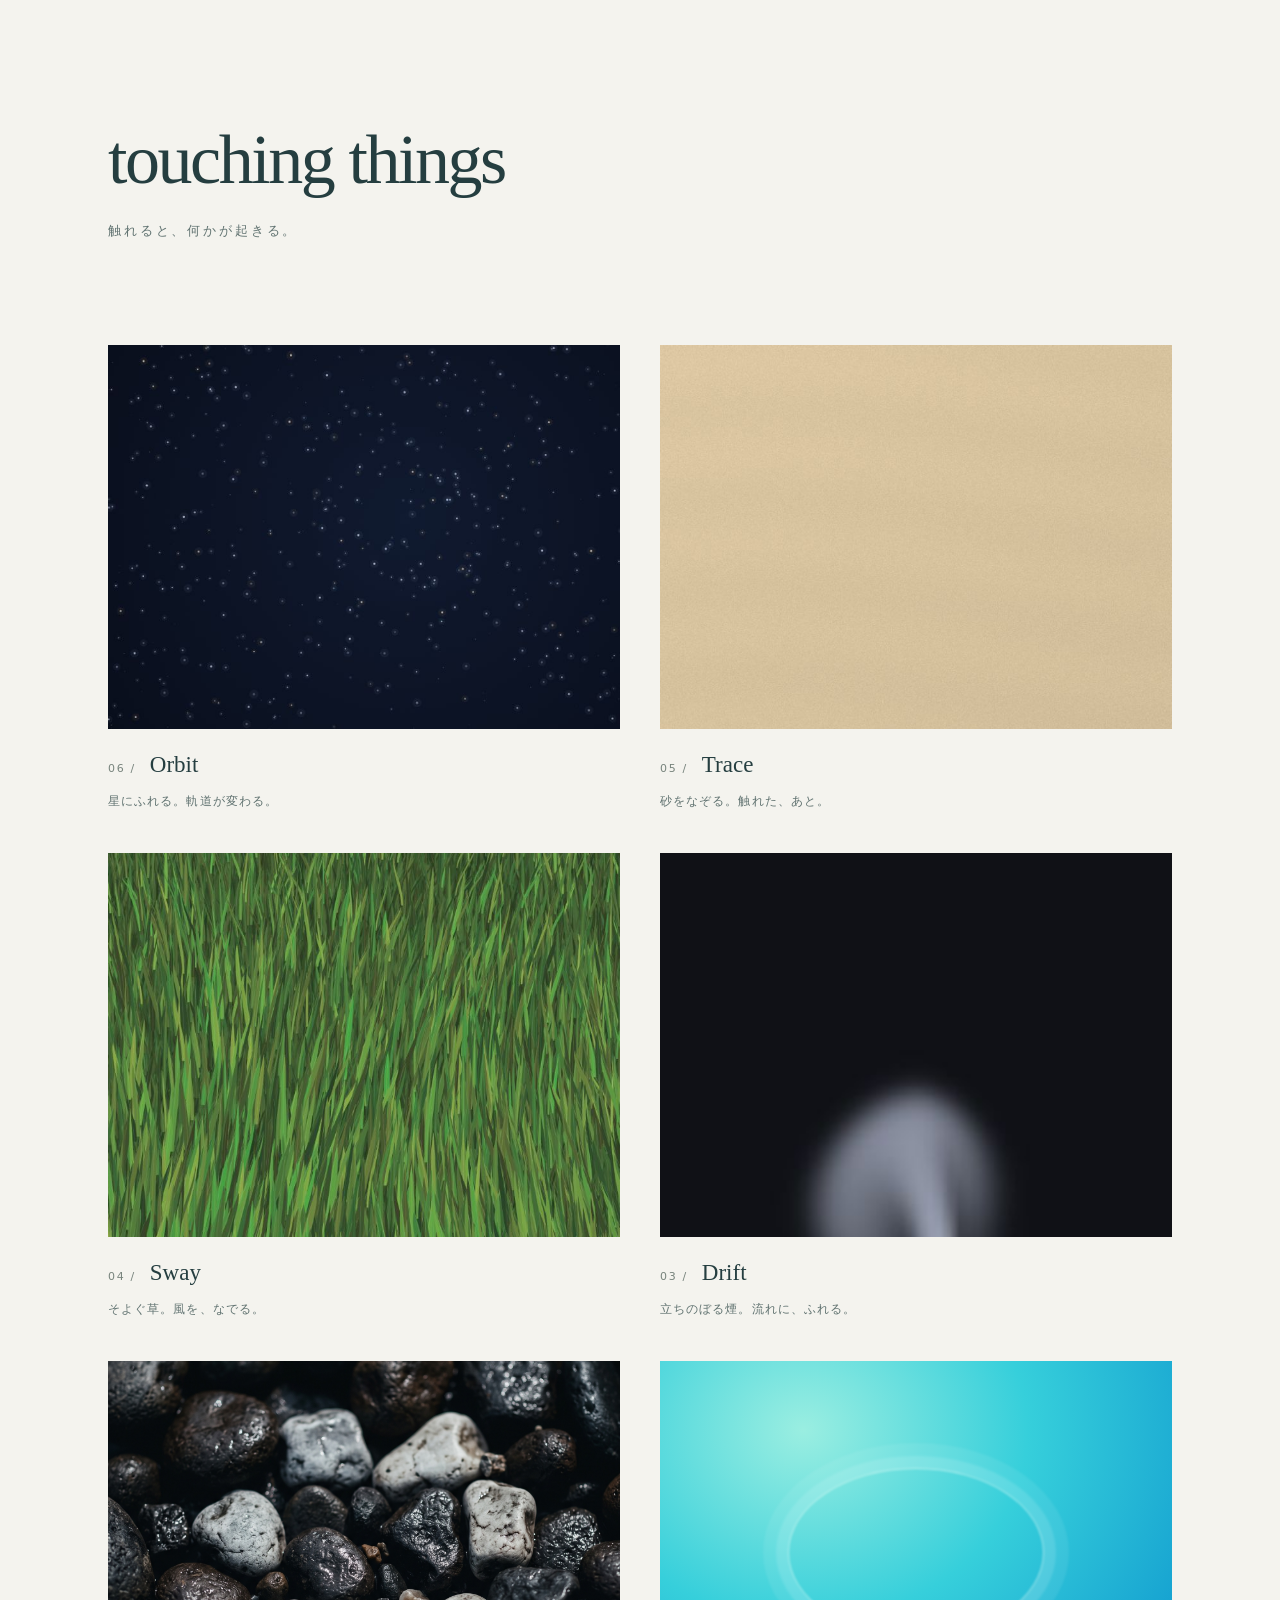
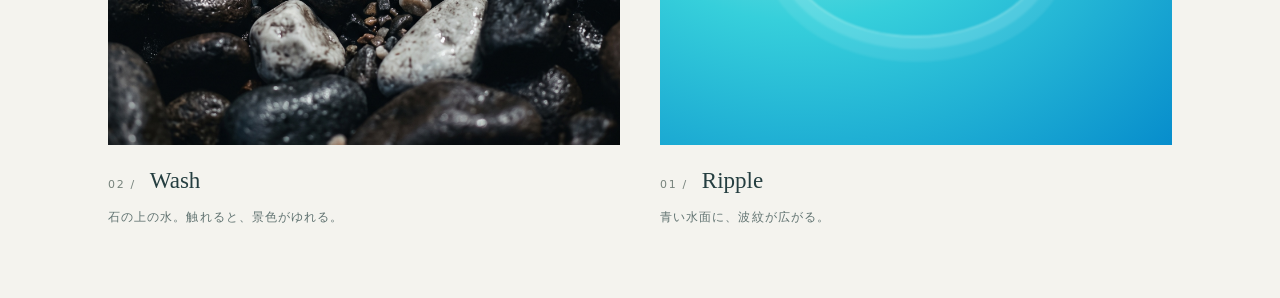
<file: index.html>
<!doctype html>
<html lang="ja"><head><meta charset="utf-8"><meta name="viewport" content="width=device-width, initial-scale=1"><meta name="theme-color" content="#f4f3ee"><title>touching things</title>
<style>
*{box-sizing:border-box}body{margin:0;background:#f4f3ee;color:#253e40;font-family:Georgia,'Yu Mincho',serif}main{max-width:1120px;margin:auto;padding:clamp(50px,10vw,120px) 28px 70px}h1{font-size:clamp(38px,6vw,70px);font-weight:400;letter-spacing:-.035em;margin:0 0 22px}header p{font-size:13px;letter-spacing:.22em;color:#617371;margin:0}nav{display:grid;grid-template-columns:1fr 1fr;gap:40px;margin-top:clamp(60px,9vw,105px)}a{color:inherit;text-decoration:none;display:block}a:focus-visible{outline:2px solid #137b8a;outline-offset:8px}.preview{aspect-ratio:4/3;overflow:hidden;position:relative;background:#153138}.blue{background:radial-gradient(ellipse at 28% 18%,#9aeee1 0%,#36cfdb 43%,#078dcc 100%)}img{width:100%;height:100%;object-fit:cover;display:block;transition:transform .6s}a:hover img{transform:scale(1.025)}.blue:after{content:'';position:absolute;inset:28% 25%;border:1px solid #effffa99;border-radius:50%;box-shadow:0 0 0 12px #effffa20,0 0 0 25px #effffa15;filter:blur(1px)}h2{font-size:23px;font-weight:400;margin:23px 0 12px}h2 span{font:11px system-ui,sans-serif;letter-spacing:.15em;margin-right:14px;color:#77837c}a p{font-size:12px;letter-spacing:.09em;color:#617371;margin:0;line-height:1.9}@media(max-width:640px){nav{grid-template-columns:1fr;gap:46px}main{padding:56px 24px}}@media(prefers-reduced-motion:reduce){img{transition:none}}
.blue:after{transition:transform 1.4s ease-out,opacity 1.4s ease-out}
a:is(:hover,:focus-visible) .blue:after{transform:scale(1.65);opacity:.35}
.smoke img{transform:scale(1.12);transform-origin:50% 75%;transition:transform 1.8s ease-in-out}
a:is(:hover,:focus-visible) .smoke img{transform:translateY(-5%) scale(1.18) rotate(1deg)}
@media(prefers-reduced-motion:reduce){.blue:after,.smoke img{transition:none}a:is(:hover,:focus-visible) .blue:after{transform:none;opacity:1}a:is(:hover,:focus-visible) .smoke img{transform:scale(1.12)}}
</style></head><body><main>
<header><h1>touching things</h1><p>触れると、何かが起きる。</p></header>
<nav aria-label="作品一覧">
<a href="orbit.html"><div class="preview"><img src="orbit-preview.png" alt="深い夜空を漂う青白い星" width="960" height="600"></div><h2><span>06 /</span>Orbit</h2><p>星にふれる。軌道が変わる。</p></a>
<a href="sand.html"><div class="preview"><img src="sand-preview.png" alt="淡い砂に指でなぞった三本の溝" width="960" height="600"></div><h2><span>05 /</span>Trace</h2><p>砂をなぞる。触れた、あと。</p></a>
<a href="sway.html"><div class="preview"><img src="sway-preview.png" alt="光を受けてそよぐ緑の草" width="1280" height="720"></div><h2><span>04 /</span>Sway</h2><p>そよぐ草。風を、なでる。</p></a>
<a href="smoke.html"><div class="preview smoke"><img src="smoke-preview.png" alt="暗闇の中を立ちのぼる銀色の煙" width="390" height="520"></div><h2><span>03 /</span>Drift</h2><p>立ちのぼる煙。流れに、ふれる。</p></a>
<a href="water-v2.html"><div class="preview"><img src="stones.jpg" alt="水の下に見える白と黒の石" width="1792" height="2400"></div><h2><span>02 /</span>Wash</h2><p>石の上の水。触れると、景色がゆれる。</p></a>
<a href="turquoise-blue.html"><div class="preview blue" aria-hidden="true"></div><h2><span>01 /</span>Ripple</h2><p>青い水面に、波紋が広がる。</p></a>
</nav></main></body></html>
</file>
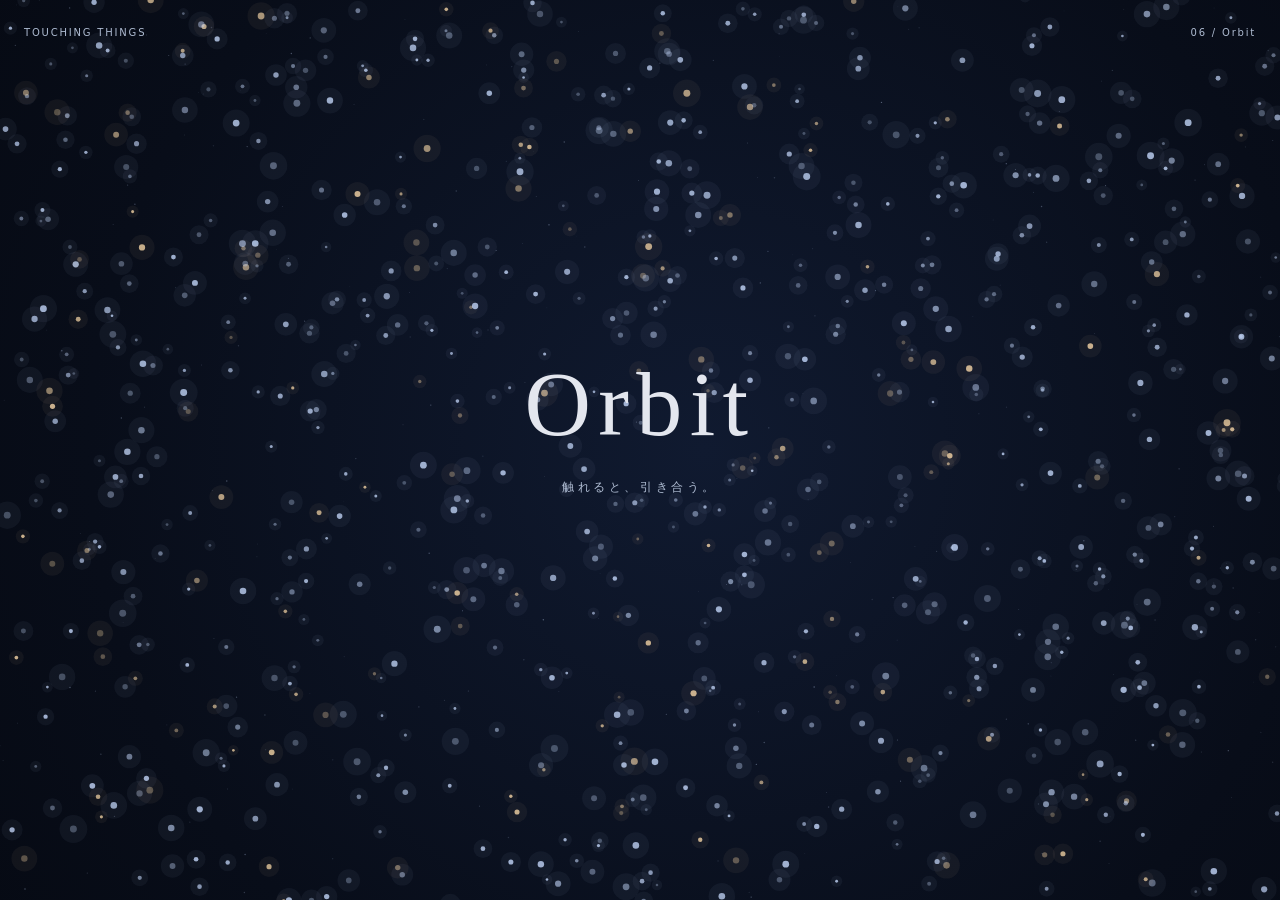
<file: orbit.html>
<!doctype html><html lang="ja"><head><meta charset="utf-8"><meta name="viewport" content="width=device-width, initial-scale=1"><meta name="theme-color" content="#080d19"><title>Orbit — touching things</title><link rel="stylesheet" href="orbit.css?v=2"><script src="orbit.js?v=3" defer></script></head><body><main><canvas id="stars" tabindex="0" role="button" aria-label="星空。マウスを動かすと星が引き寄せられます。長押しやドラッグで強い重力。矢印キーで位置を変え、Enterまたはスペースで引き寄せます。"></canvas><header><a href="./">TOUCHING THINGS</a><span>06 / Orbit</span></header><div class="intro"><h1>Orbit</h1><p>触れると、引き合う。</p></div><noscript>JavaScriptを有効にすると星が動きます。</noscript></main></body></html>
</file>
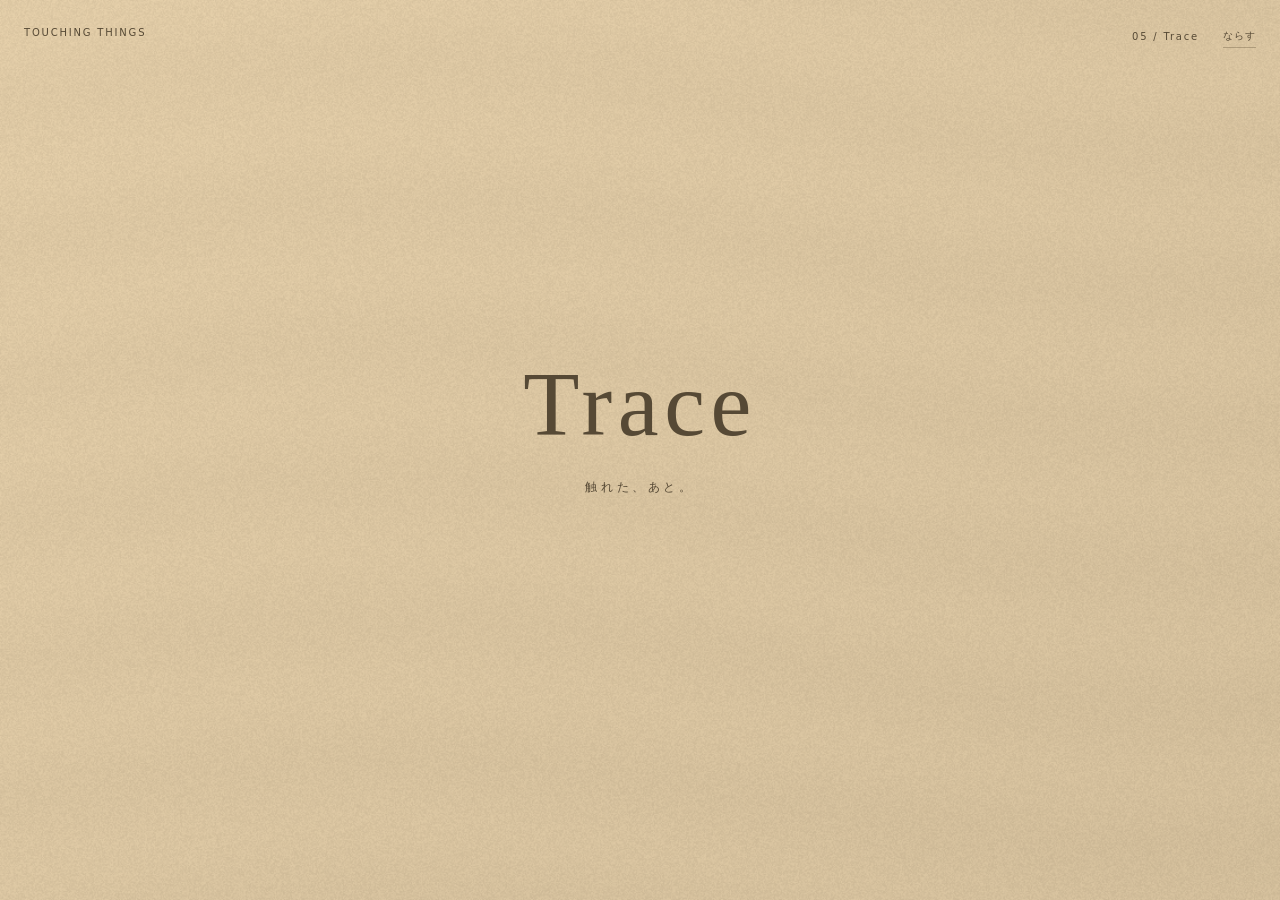
<file: sand.html>
<!doctype html>
<html lang="ja"><head><meta charset="utf-8"><meta name="viewport" content="width=device-width, initial-scale=1"><meta name="theme-color" content="#d9c6a5"><title>Trace — touching things</title><link rel="stylesheet" href="sand.css"><script src="sand.js" defer></script></head><body><main><canvas id="sand" tabindex="0" role="button" aria-label="砂。マウスや指でなぞると跡が残ります。矢印キーで描き、Escapeキーで砂をならせます。"></canvas><header><a href="./">TOUCHING THINGS</a><div><span>05 / Trace</span><button id="clear" type="button" aria-label="砂をならして模様を消す">ならす</button></div></header><div class="intro"><h1>Trace</h1><p>触れた、あと。</p></div><noscript>JavaScriptを有効にすると砂に模様を描けます。</noscript></main></body></html>
</file>
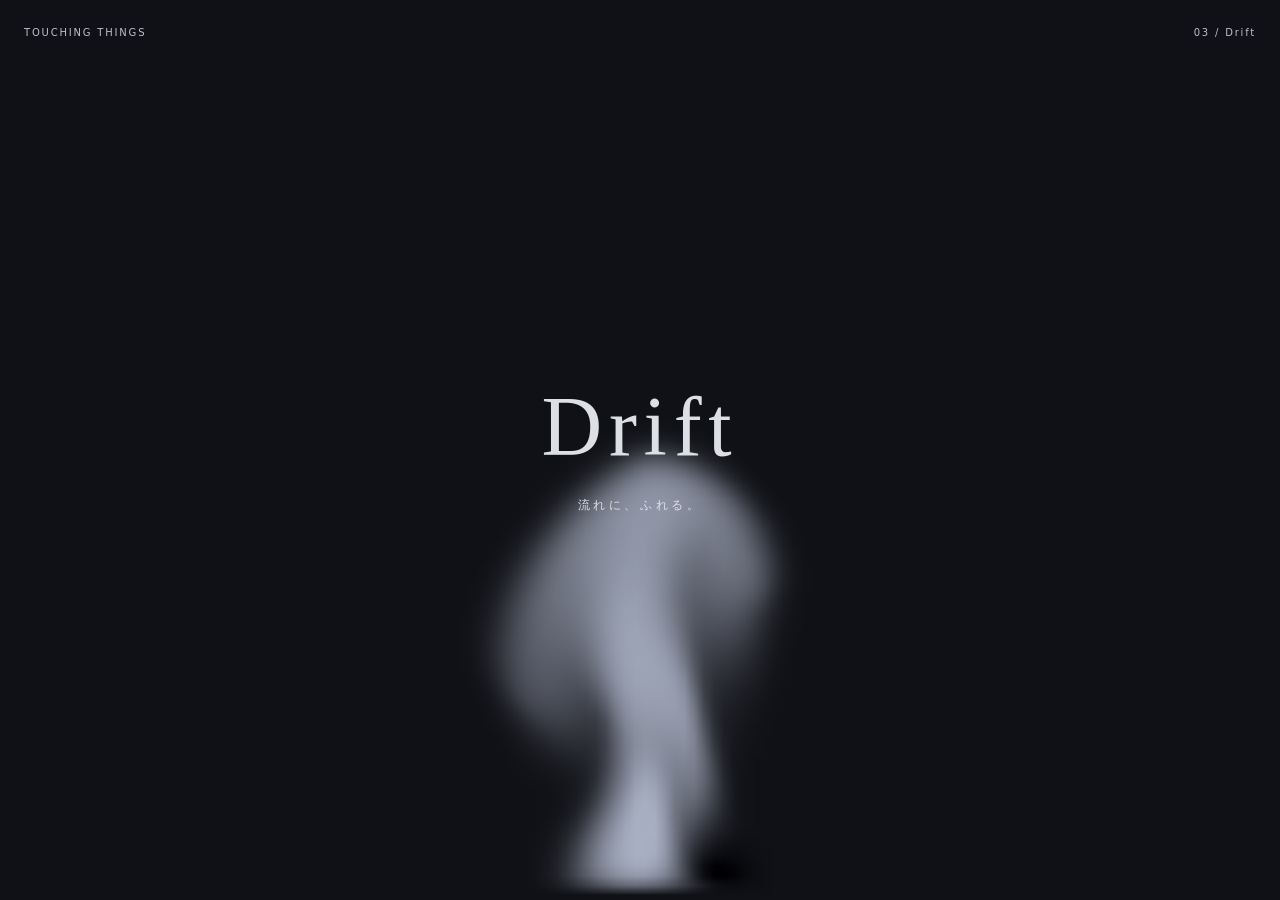
<file: smoke.html>
<!doctype html>
<html lang="ja"><head><meta charset="utf-8"><meta name="viewport" content="width=device-width, initial-scale=1"><meta name="theme-color" content="#101116"><title>Drift — touching things</title><link rel="stylesheet" href="smoke.css?v=2"><script src="smoke.js?v=3" defer></script></head>
<body><main><canvas id="smoke" tabindex="0" role="button" aria-label="煙。マウスを動かす、タップやドラッグで流れを揺らします。矢印キーでも風を送れます。"></canvas><header><a href="./?v=smoke">TOUCHING THINGS</a><span>03 / Drift</span></header><div class="intro"><h1>Drift</h1><p>流れに、ふれる。</p></div><noscript>JavaScriptを有効にすると煙が流れます。</noscript></main></body></html>
</file>
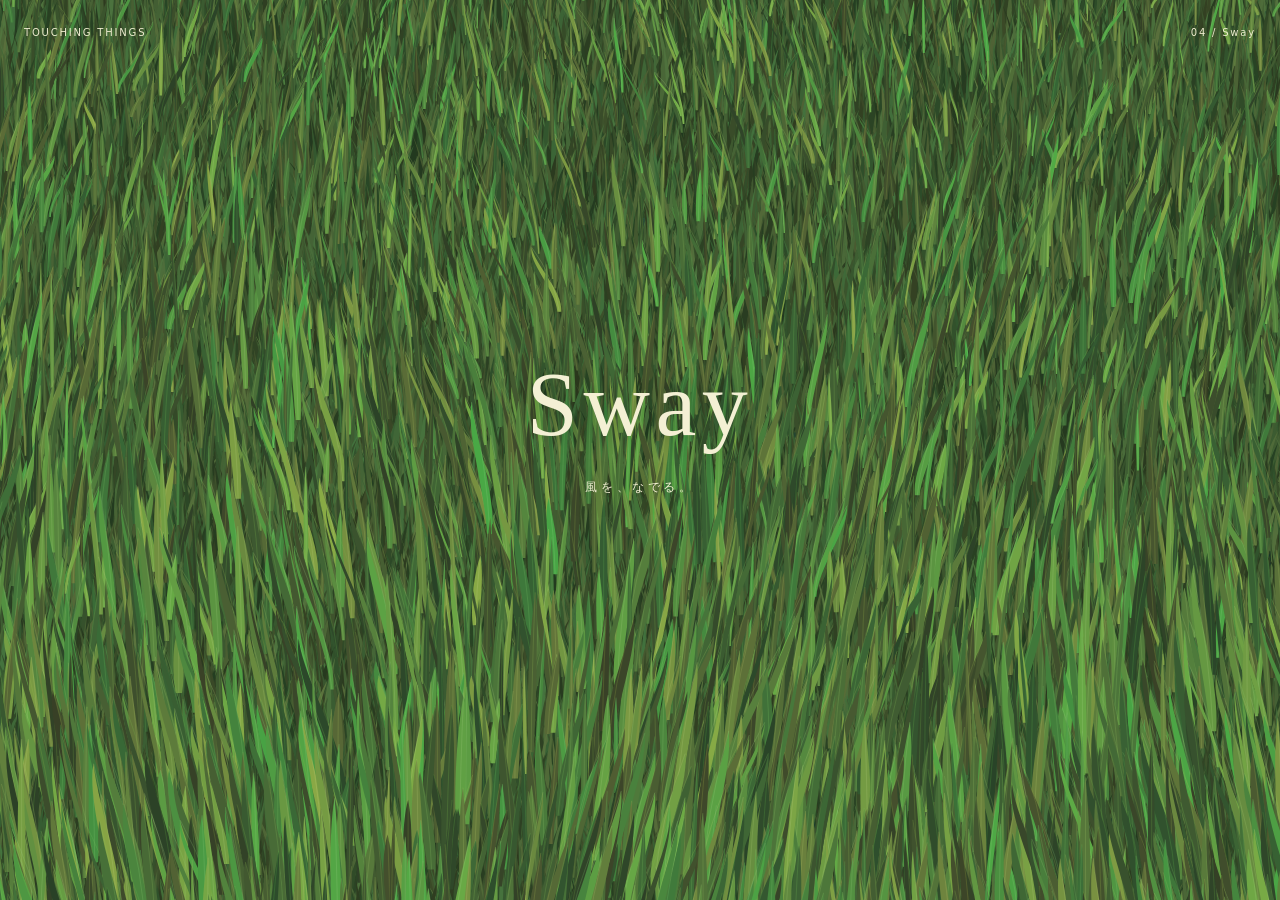
<file: sway.html>
<!doctype html>
<html lang="ja"><head><meta charset="utf-8"><meta name="viewport" content="width=device-width, initial-scale=1"><meta name="theme-color" content="#19382b"><title>Sway — touching things</title><link rel="stylesheet" href="sway.css"><script src="sway.js?v=2" defer></script></head><body><main><canvas id="grass" tabindex="0" role="button" aria-label="草原。マウスや指で撫でると草がしなります。矢印キーでも風を送れます。"></canvas><header><a href="./">TOUCHING THINGS</a><span>04 / Sway</span></header><div class="intro"><h1>Sway</h1><p>風を、なでる。</p></div><noscript>JavaScriptを有効にすると草がそよぎます。</noscript></main></body></html>
</file>
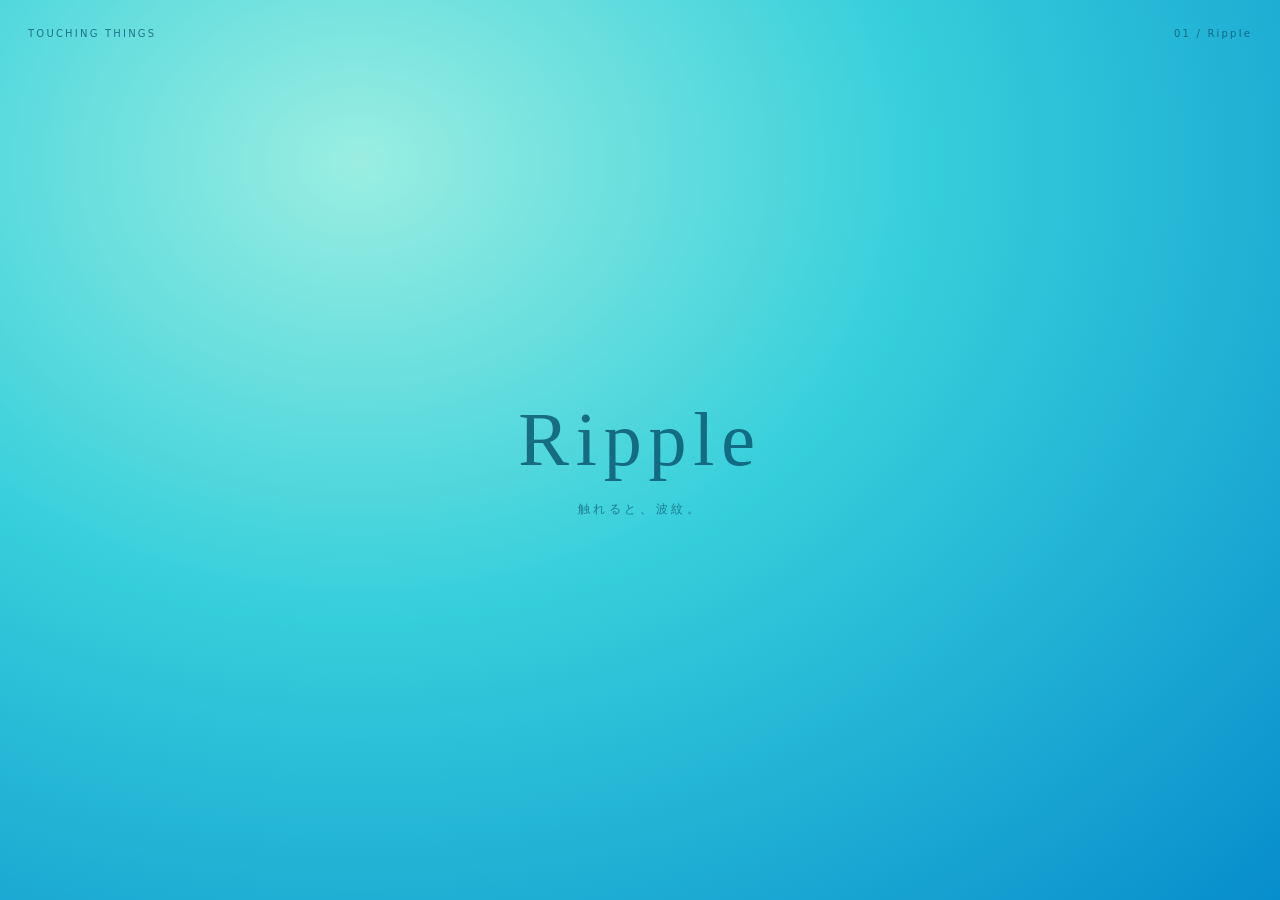
<file: turquoise-blue.html>
<!doctype html>
<html lang="ja">
<head>
  <meta charset="utf-8">
  <meta name="viewport" content="width=device-width, initial-scale=1">
  <meta name="theme-color" content="#20bad1">
  <meta name="description" content="触れると、波紋。マウスや指で遊ぶ、小さな水面の作品。">
  <title>Ripple — touching things</title>
  <link rel="icon" href="data:image/svg+xml,%3Csvg xmlns='http://www.w3.org/2000/svg' viewBox='0 0 32 32'%3E%3Crect width='32' height='32' rx='8' fill='%2320bad1'/%3E%3Cg fill='none' stroke='%23e8fffa'%3E%3Cellipse cx='16' cy='17' rx='12' ry='7'/%3E%3Cellipse cx='16' cy='17' rx='6' ry='3'/%3E%3C/g%3E%3C/svg%3E">
  <link rel="stylesheet" href="style.css?v=gallery">
  <script src="water.js?v=okinawa" defer></script>
</head>
<body>
  <main>
    <canvas id="water" tabindex="0" role="button" aria-label="水面。マウスを動かす、クリック、タップ、ドラッグで波紋。キーボードではEnterまたはスペース。">この作品にはCanvasに対応したブラウザが必要です。</canvas>
    <header><a href="./?v=gallery">TOUCHING THINGS</a><span>01 / Ripple</span></header>
    <div class="intro" aria-hidden="true"><h1>Ripple</h1><p>触れると、波紋。</p></div>
    <noscript><p class="notice">JavaScriptを有効にすると、水面に触れて遊べます。</p></noscript>
  </main>
</body>
</html>
</file>
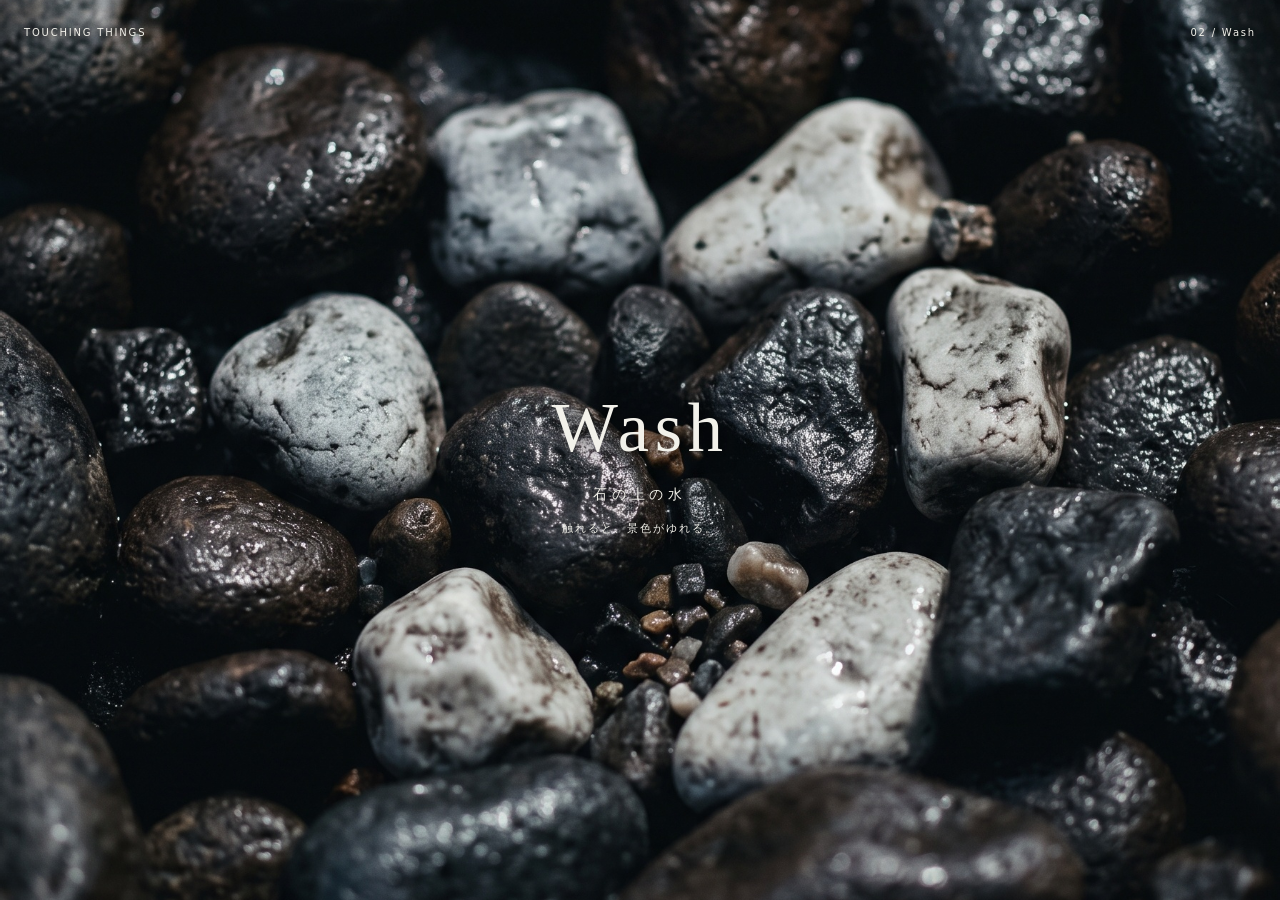
<file: water-v2.html>
<!doctype html>
<html lang="ja">
<head>
<meta charset="utf-8">
<meta name="viewport" content="width=device-width, initial-scale=1">
<meta name="theme-color" content="#10191c">
<title>Wash — touching things</title>
<link rel="stylesheet" href="water-v2.css?v=gallery">
<script src="water-v2.js?v=2" defer></script>
</head>
<body>
<main>
<canvas id="water" tabindex="0" role="button" aria-label="石の上の水。マウス移動、クリック、タップ、ドラッグで波紋。Enterまたはスペースでも操作できます。"></canvas>
<header><a href="./?v=gallery">TOUCHING THINGS</a><span>02 / Wash</span></header>
<div class="intro"><h1>Wash</h1><p>石の上の水</p><small>触れると、景色がゆれる。</small></div>
<p id="status" role="status">水面を準備しています…</p>
<noscript><p class="fallback">JavaScriptを有効にすると、石の上の水が揺れます。</p></noscript>
</main>
</body>
</html>
</file>
<file: orbit.css>
:root{color-scheme:dark;font-family:Georgia,'Yu Mincho',serif;background:#080d19;color:#e3e6ee}*{box-sizing:border-box}html,body,main{margin:0;width:100%;height:100%;overflow:hidden}main{position:relative}canvas{display:block;width:100%;height:100%;touch-action:none;cursor:crosshair}canvas:focus-visible{outline:1px solid #abb9d2;outline-offset:-8px}header{position:absolute;top:max(25px,env(safe-area-inset-top));left:24px;right:24px;display:flex;justify-content:space-between;gap:16px;font:10px/1.6 system-ui,sans-serif;letter-spacing:.18em;pointer-events:none;color:#aebbd1}header a{color:inherit;text-decoration:none;pointer-events:auto}header a:hover{text-decoration:underline}.intro{position:absolute;top:39%;width:100%;text-align:center;pointer-events:none;transition:opacity 1.8s}h1{font-size:clamp(56px,8vw,92px);font-weight:400;letter-spacing:.08em;margin:0 0 22px}.intro p{font-size:12px;letter-spacing:.3em;color:#aebbd1}body.touched .intro{opacity:0}@media(prefers-reduced-motion:reduce){.intro{transition:none}}

#stars{-webkit-touch-callout:none;-webkit-user-select:none;user-select:none}header,.intro{-webkit-user-select:none;user-select:none}
</file>
<file: sand.css>
:root{color-scheme:light;font-family:Georgia,'Yu Mincho',serif;background:#d9c6a5;color:#564935}*{box-sizing:border-box}html,body,main{margin:0;width:100%;height:100%;overflow:hidden}main{position:relative}canvas{display:block;width:100%;height:100%;touch-action:none;cursor:crosshair}canvas:focus-visible{outline:1px solid #69583d;outline-offset:-8px}header{position:absolute;top:max(25px,env(safe-area-inset-top));left:24px;right:24px;display:flex;justify-content:space-between;gap:16px;font:10px/1.6 system-ui,sans-serif;letter-spacing:.18em;pointer-events:none;color:#564935}header a{color:inherit;text-decoration:none;pointer-events:auto}header a:hover{text-decoration:underline}header div{display:flex;align-items:center;gap:24px}button{pointer-events:auto;border:0;border-bottom:1px solid #69583d60;background:transparent;padding:3px 0;color:inherit;font:inherit;letter-spacing:.1em;cursor:pointer}a:focus-visible,button:focus-visible{outline:1px solid #564935;outline-offset:5px}.intro{position:absolute;top:39%;width:100%;text-align:center;pointer-events:none;transition:opacity 1.5s}h1{font-size:clamp(56px,8vw,92px);font-weight:400;letter-spacing:.06em;margin:0 0 22px}.intro p{font-size:12px;letter-spacing:.3em}body.touched .intro{opacity:0}@media(max-width:480px){header{left:18px;right:18px;letter-spacing:.1em}header div{gap:14px}}@media(prefers-reduced-motion:reduce){.intro{transition:none}}
</file>
<file: smoke.css>
:root{color-scheme:dark;font-family:Georgia,'Yu Mincho',serif;background:#101116;color:#dce0e4}*{box-sizing:border-box}html,body,main{margin:0;width:100%;height:100%;overflow:hidden}main{position:relative}canvas{display:block;width:100%;height:100%;touch-action:none;cursor:crosshair}canvas:focus-visible{outline:1px solid #adb5c1;outline-offset:-8px}header{position:absolute;top:max(25px,env(safe-area-inset-top));left:24px;right:24px;display:flex;justify-content:space-between;gap:16px;font:10px/1.6 system-ui,sans-serif;letter-spacing:.18em;pointer-events:none;color:#bcc0ca}header a{color:inherit;text-decoration:none;pointer-events:auto}header a:hover{text-decoration:underline}.intro{position:absolute;top:42%;width:100%;text-align:center;pointer-events:none;transition:opacity 1.5s}h1{font-size:clamp(48px,8vw,84px);font-weight:400;letter-spacing:.08em;margin:0 0 22px}.intro p{font-size:12px;letter-spacing:.3em}body.touched .intro{opacity:0}@media(prefers-reduced-motion:reduce){.intro{transition:none}}
</file>
<file: sway.css>
:root{color-scheme:dark;font-family:Georgia,'Yu Mincho',serif;background:#19382b;color:#f4f0d4}*{box-sizing:border-box}html,body,main{margin:0;width:100%;height:100%;overflow:hidden}main{position:relative}canvas{display:block;width:100%;height:100%;touch-action:none;cursor:crosshair}canvas:focus-visible{outline:1px solid #f4f0d4;outline-offset:-8px}header{position:absolute;top:max(25px,env(safe-area-inset-top));left:24px;right:24px;display:flex;justify-content:space-between;gap:16px;font:10px/1.6 system-ui,sans-serif;letter-spacing:.18em;pointer-events:none;color:#eeeccf}header a{color:inherit;text-decoration:none;pointer-events:auto}header a:hover{text-decoration:underline}.intro{position:absolute;top:39%;width:100%;text-align:center;pointer-events:none;transition:opacity 1.8s;text-shadow:0 2px 25px #12271880}h1{font-size:clamp(56px,8vw,92px);font-weight:400;letter-spacing:.06em;margin:0 0 22px}.intro p{font-size:12px;letter-spacing:.3em}body.touched .intro{opacity:0}@media(prefers-reduced-motion:reduce){.intro{transition:none}}
</file>
<file: style.css>
:root { color-scheme: light; font-family: Georgia, 'Yu Mincho', serif; background: #20bad1; color: #07516b; }
* { box-sizing: border-box; }
html, body, main { margin: 0; width: 100%; height: 100%; overflow: hidden; }
main { position: relative; background: radial-gradient(ellipse at 28% 18%, #9aeee1 0%, #36cfdb 43%, #078dcc 100%); }
canvas { display: block; width: 100%; height: 100%; touch-action: none; cursor: crosshair; filter: blur(.8px); }
canvas:focus-visible { outline: 1px solid #07516b; outline-offset: -8px; }
header, footer { position: absolute; left: max(28px, env(safe-area-inset-left)); right: max(28px, env(safe-area-inset-right)); display: flex; justify-content: space-between; pointer-events: none; font: 10px/1.6 system-ui, sans-serif; letter-spacing: .22em; color: #07516bbf; }
header { top: max(26px, env(safe-area-inset-top)); }
footer { bottom: max(24px, env(safe-area-inset-bottom)); letter-spacing: .15em; }
.intro { position: absolute; top: 44%; left: 0; width: 100%; text-align: center; pointer-events: none; transition: opacity 1.8s ease; }
h1 { font-size: clamp(48px, 8vw, 86px); font-weight: 400; letter-spacing: .09em; margin: 0 0 18px; color: #07516bcc; }
.intro p { font-size: 12px; letter-spacing: .3em; opacity: .65; }
body.touched .intro { opacity: 0; }
.notice { position: absolute; top: 65%; width: 100%; text-align: center; }
@media (prefers-reduced-motion: reduce) { .intro { transition: none; } }

header a { color: inherit; text-decoration: none; pointer-events: auto; }
header a:hover { text-decoration: underline; }
header { gap: 16px; }
h1 { font-size: clamp(30px, 6vw, 76px); }
</file>
<file: water-v2.css>
:root { color-scheme: dark; font-family: Georgia, 'Yu Mincho', serif; background: #10191c; color: #f2f1ea; }
* { box-sizing: border-box; }
html, body, main { margin: 0; width: 100%; height: 100%; overflow: hidden; }
main { position: relative; background: #10191c url('stones.jpg') center / cover no-repeat; }
canvas { display: block; width: 100%; height: 100%; touch-action: none; cursor: crosshair; }
canvas:focus-visible { outline: 1px solid #e9f8f5; outline-offset: -7px; }
header, footer { position: absolute; left: max(24px, env(safe-area-inset-left)); right: max(24px, env(safe-area-inset-right)); display: flex; justify-content: space-between; gap: 16px; font: 10px/1.6 system-ui,sans-serif; letter-spacing: .18em; text-shadow: 0 1px 6px #000; }
header { top: max(25px, env(safe-area-inset-top)); pointer-events: none; }
header a { color: inherit; text-decoration: none; pointer-events: auto; }
header a:hover { text-decoration: underline; }
footer { bottom: max(24px, env(safe-area-inset-bottom)); pointer-events: none; }
.intro { position: absolute; top: 43%; width: 100%; text-align: center; pointer-events: none; text-shadow: 0 2px 18px #000; transition: opacity 1.5s; }
h1 { margin: 0 0 18px; font-size: clamp(46px, 7vw, 82px); font-weight: 400; letter-spacing: .08em; }
h1 i { font-size: .5em; font-style: normal; }
.intro p { font-size: 14px; letter-spacing: .35em; }
.intro small { font-size: 11px; letter-spacing: .18em; }
body.touched .intro { opacity: 0; }
#status, .fallback { position: absolute; top: 65%; width: 100%; padding: 20px; text-align: center; font: 13px/1.8 system-ui,sans-serif; text-shadow: 0 2px 8px #000; pointer-events: none; }
#status:empty { display: none; }
@media(prefers-reduced-motion: reduce) { .intro { transition: none; } }

h1 { font-size: clamp(28px, 5.5vw, 72px); padding: 0 20px; }
</file>
